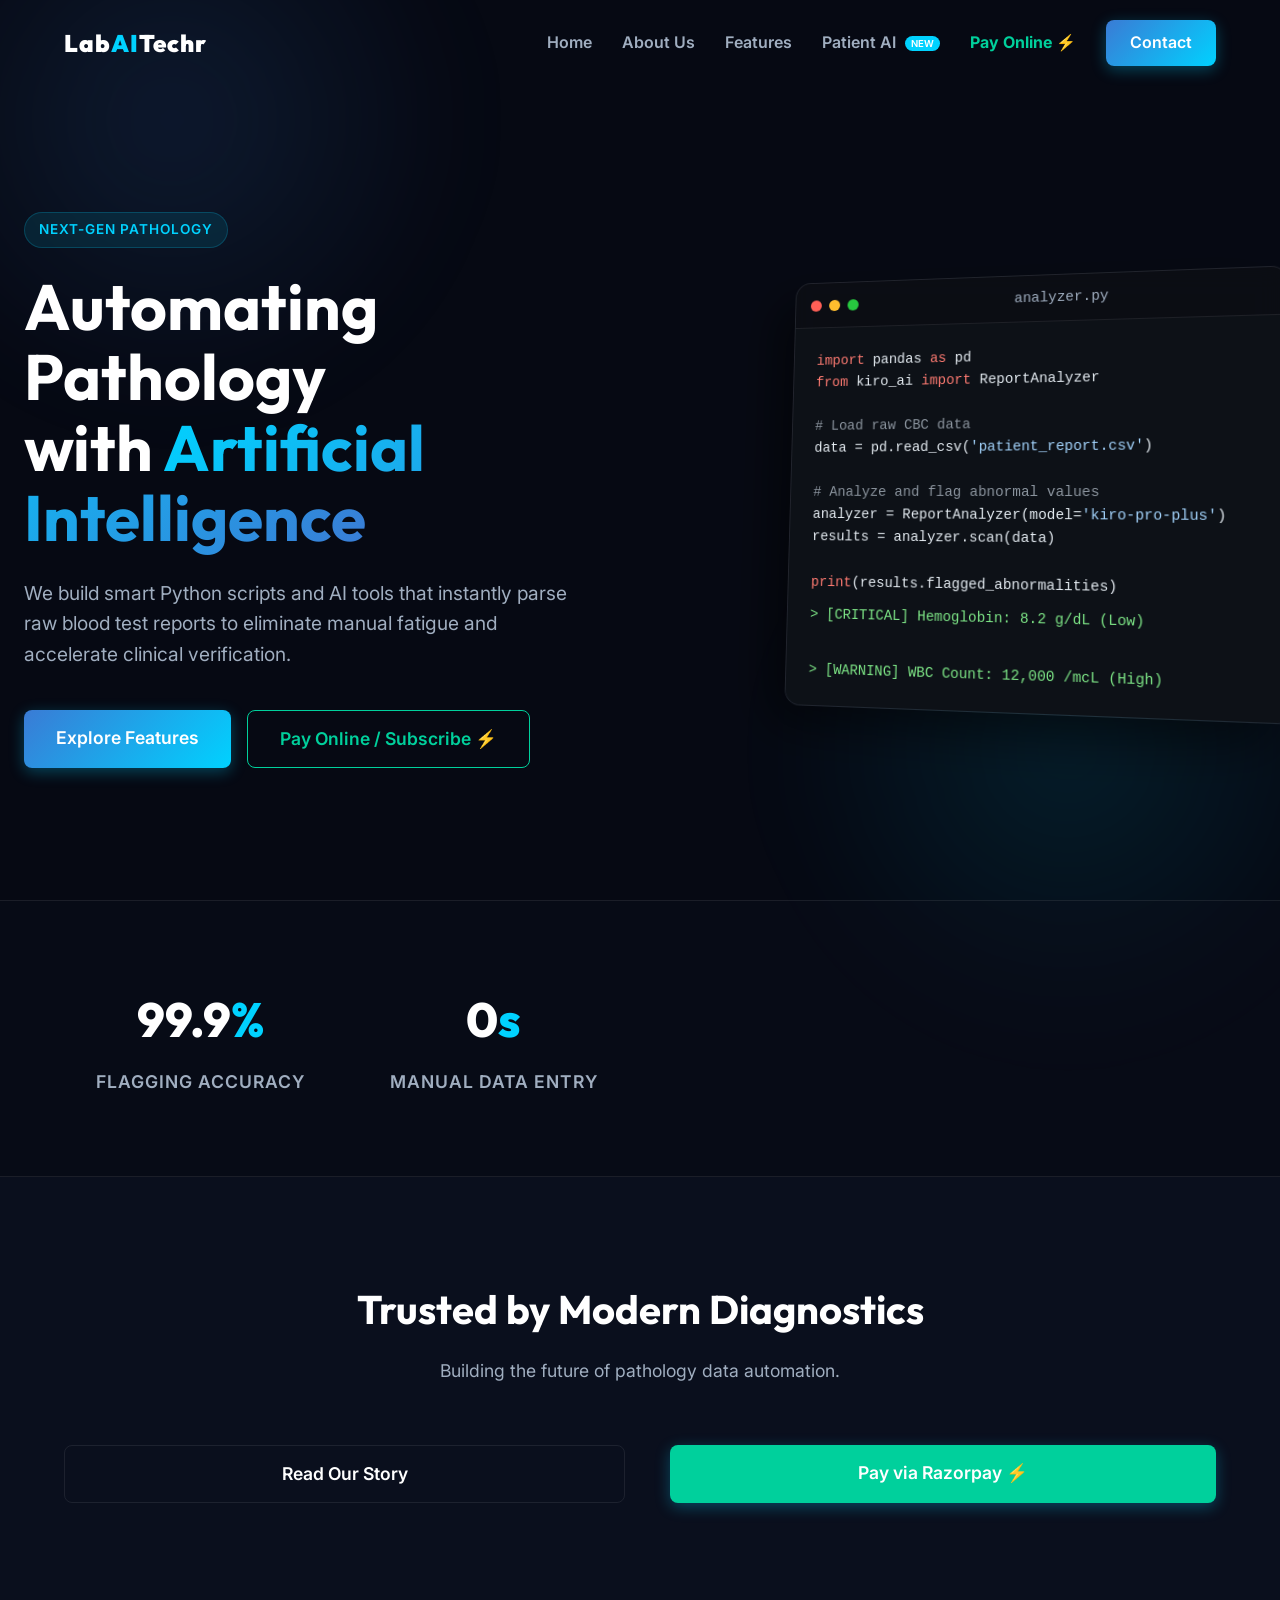
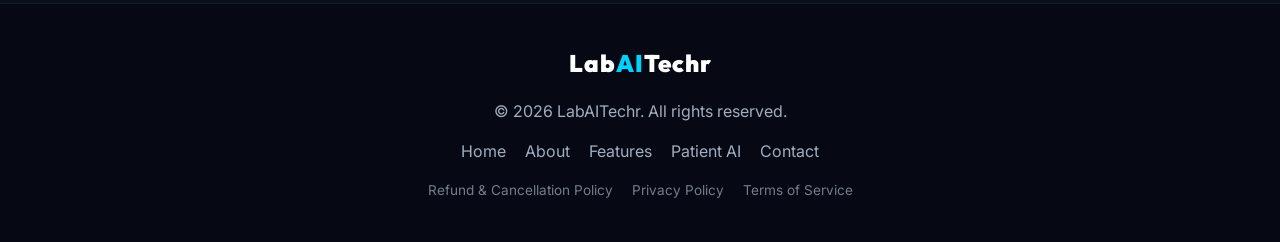
<file: index.html>
<!DOCTYPE html>
<html lang="en">
<head>
    <meta charset="UTF-8">
    <meta name="viewport" content="width=device-width, initial-scale=1.0">
    <meta name="description" content="LabAITechr - Automating Pathology Labs with AI. Smart Lab Report Analyzer to detect abnormal CBC values automatically.">
    <title>LabAITechr | AI-Powered Pathology</title>
    <link rel="preconnect" href="https://fonts.googleapis.com">
    <link rel="preconnect" href="https://fonts.gstatic.com" crossorigin>
    <link href="https://fonts.googleapis.com/css2?family=Inter:wght@300;400;600;800&family=Outfit:wght@400;700;900&display=swap" rel="stylesheet">
    <link rel="stylesheet" href="style.css">
</head>
<body>
    <div class="blob-bg"></div>
    <div class="blob-bg blob-2"></div>
    
    <nav class="navbar">
        <div class="container nav-container">
            <a href="index.html" class="logo" style="text-decoration:none; color:inherit;">Lab<span>AI</span>Techr</a>
            <ul class="nav-links">
                <li><a href="index.html" class="active">Home</a></li>
                <li><a href="about.html">About Us</a></li>
                <li><a href="features.html">Features</a></li>
                <li><a href="patient-ai.html">Patient AI <span style="background:var(--accent); color:white; font-size:0.6rem; padding:2px 6px; border-radius:10px; margin-left:5px; vertical-align:middle;">NEW</span></a></li>
                <li><a href="#" class="trigger-pay-modal" style="color: #00D09C; font-weight: bold;">Pay Online ⚡</a></li>
                <li><a href="contact.html" class="btn-primary">Contact</a></li>
            </ul>
        </div>
    </nav>

    <header class="hero">
        <div class="container hero-content reveal">
            <div class="badge">Next-Gen Pathology</div>
            <h1 class="hero-title">Automating Pathology<br>with <span class="text-gradient">Artificial Intelligence</span></h1>
            <p class="hero-subtitle">We build smart Python scripts and AI tools that instantly parse raw blood test reports to eliminate manual fatigue and accelerate clinical verification.</p>
            <div class="hero-buttons">
                <a href="features.html" class="btn-primary btn-large">Explore Features</a>
                <a href="#" class="btn-secondary btn-large trigger-pay-modal" style="border-color: #00D09C; color: #00D09C;">Pay Online / Subscribe ⚡</a>
            </div>
        </div>
        <div class="hero-image reveal delay-1">
            <div class="glass-card mockup-card">
                <div class="mockup-header">
                    <span class="dot red"></span><span class="dot yellow"></span><span class="dot green"></span>
                    <span class="mockup-title">analyzer.py</span>
                </div>
                <div class="mockup-body">
                    <pre><code><span class="keyword">import</span> pandas <span class="keyword">as</span> pd
<span class="keyword">from</span> kiro_ai <span class="keyword">import</span> ReportAnalyzer

<span class="comment"># Load raw CBC data</span>
data = pd.read_csv(<span class="string">'patient_report.csv'</span>)

<span class="comment"># Analyze and flag abnormal values</span>
analyzer = ReportAnalyzer(model=<span class="string">'kiro-pro-plus'</span>)
results = analyzer.scan(data)

<span class="keyword">print</span>(results.flagged_abnormalities)
<span class="output">> [CRITICAL] Hemoglobin: 8.2 g/dL (Low)</span>
<span class="output">> [WARNING] WBC Count: 12,000 /mcL (High)</span></code></pre>
                </div>
            </div>
        </div>
    </header>

    <section class="stats-section">
        <div class="container">
            <div class="stats-grid reveal delay-1">

                <div class="stat-item">
                    <h3 class="stat-number">99.9<span style="color:var(--accent);">%</span></h3>
                    <p class="stat-label">Flagging Accuracy</p>
                </div>
                <div class="stat-item">
                    <h3 class="stat-number">0<span style="color:var(--accent);">s</span></h3>
                    <p class="stat-label">Manual Data Entry</p>
                </div>
            </div>
        </div>
    </section>

    <section class="section bg-dark">
        <div class="container">
            <div class="section-header reveal">
                <h2 class="section-title">Trusted by Modern Diagnostics</h2>
                <p class="section-desc">Building the future of pathology data automation.</p>
            </div>
            <div class="about-grid" style="text-align: center; margin-top: 40px;">
                 <a href="about.html" class="btn-secondary btn-large">Read Our Story</a>
                 <a href="https://rzp.io/rzp/EGmm321" target="_blank" class="btn-primary btn-large" style="margin-left: 15px; background: #00D09C;">Pay via Razorpay ⚡</a>
            </div>
        </div>
    </section>

    <footer>
        <div class="container footer-content">
            <div class="logo">Lab<span>AI</span>Techr</div>
            <p>&copy; 2026 LabAITechr. All rights reserved.</p>
            <div style="margin-top: 15px; margin-bottom: 15px;">
                <a href="index.html" style="color:var(--text-secondary); margin-right:15px; text-decoration:none;">Home</a>
                <a href="about.html" style="color:var(--text-secondary); margin-right:15px; text-decoration:none;">About</a>
                <a href="features.html" style="color:var(--text-secondary); margin-right:15px; text-decoration:none;">Features</a>
                <a href="patient-ai.html" style="color:var(--text-secondary); margin-right:15px; text-decoration:none;">Patient AI</a>
                <a href="contact.html" style="color:var(--text-secondary); text-decoration:none;">Contact</a>
            </div>
            <div style="font-size: 0.85rem;">
                <a href="refund-policy.html" style="color:var(--text-secondary); margin-right:15px; text-decoration:none; opacity: 0.7;">Refund & Cancellation Policy</a>
                <a href="#" style="color:var(--text-secondary); margin-right:15px; text-decoration:none; opacity: 0.7;">Privacy Policy</a>
                <a href="#" style="color:var(--text-secondary); text-decoration:none; opacity: 0.7;">Terms of Service</a>
            </div>
        </div>
    </footer>

    <!-- Smart Payment Modal -->
    <div id="payModal" class="pay-modal-backdrop">
        <div class="pay-modal-box">
            <button class="pay-modal-close" onclick="closePayModal()">&times;</button>
            <div style="font-size: 2.2rem; margin-bottom: 8px;">💳</div>
            <h3 style="margin-bottom: 6px; font-size: 1.4rem;">Choose Payment Gateway</h3>
            <p style="color: #94a3b8; font-size: 0.9rem;">Select your preferred secure payment method to subscribe or pay</p>
            
            <div class="pay-options-list">
                <a href="https://payments.cashfree.com/forms/labaitechr-pay" target="_blank" class="pay-option-card cf">
                    <div class="pay-option-info">
                        <div class="pay-option-title" style="color: #10b981;">
                            ⚡ Cashfree Payments
                        </div>
                        <div class="pay-option-desc">Instant UPI, QR Code, Cards & Netbanking</div>
                    </div>
                    <div class="pay-option-arrow">➔</div>
                </a>

                <a href="https://rzp.io/rzp/EGmm321" target="_blank" class="pay-option-card rzp">
                    <div class="pay-option-info">
                        <div class="pay-option-title" style="color: #0c83fe;">
                            🛡️ Razorpay Secure
                        </div>
                        <div class="pay-option-desc">Credit/Debit Cards, UPI, EMI & Wallets</div>
                    </div>
                    <div class="pay-option-arrow">➔</div>
                </a>
            </div>

            <p style="font-size: 0.75rem; color: #64748b; margin-top: 20px; margin-bottom: 0;">
                🔒 256-bit SSL Bank-Grade Encryption | 100% Secure
            </p>
        </div>
    </div>

    <script src="script.js"></script>
</body>
</html>
</file>
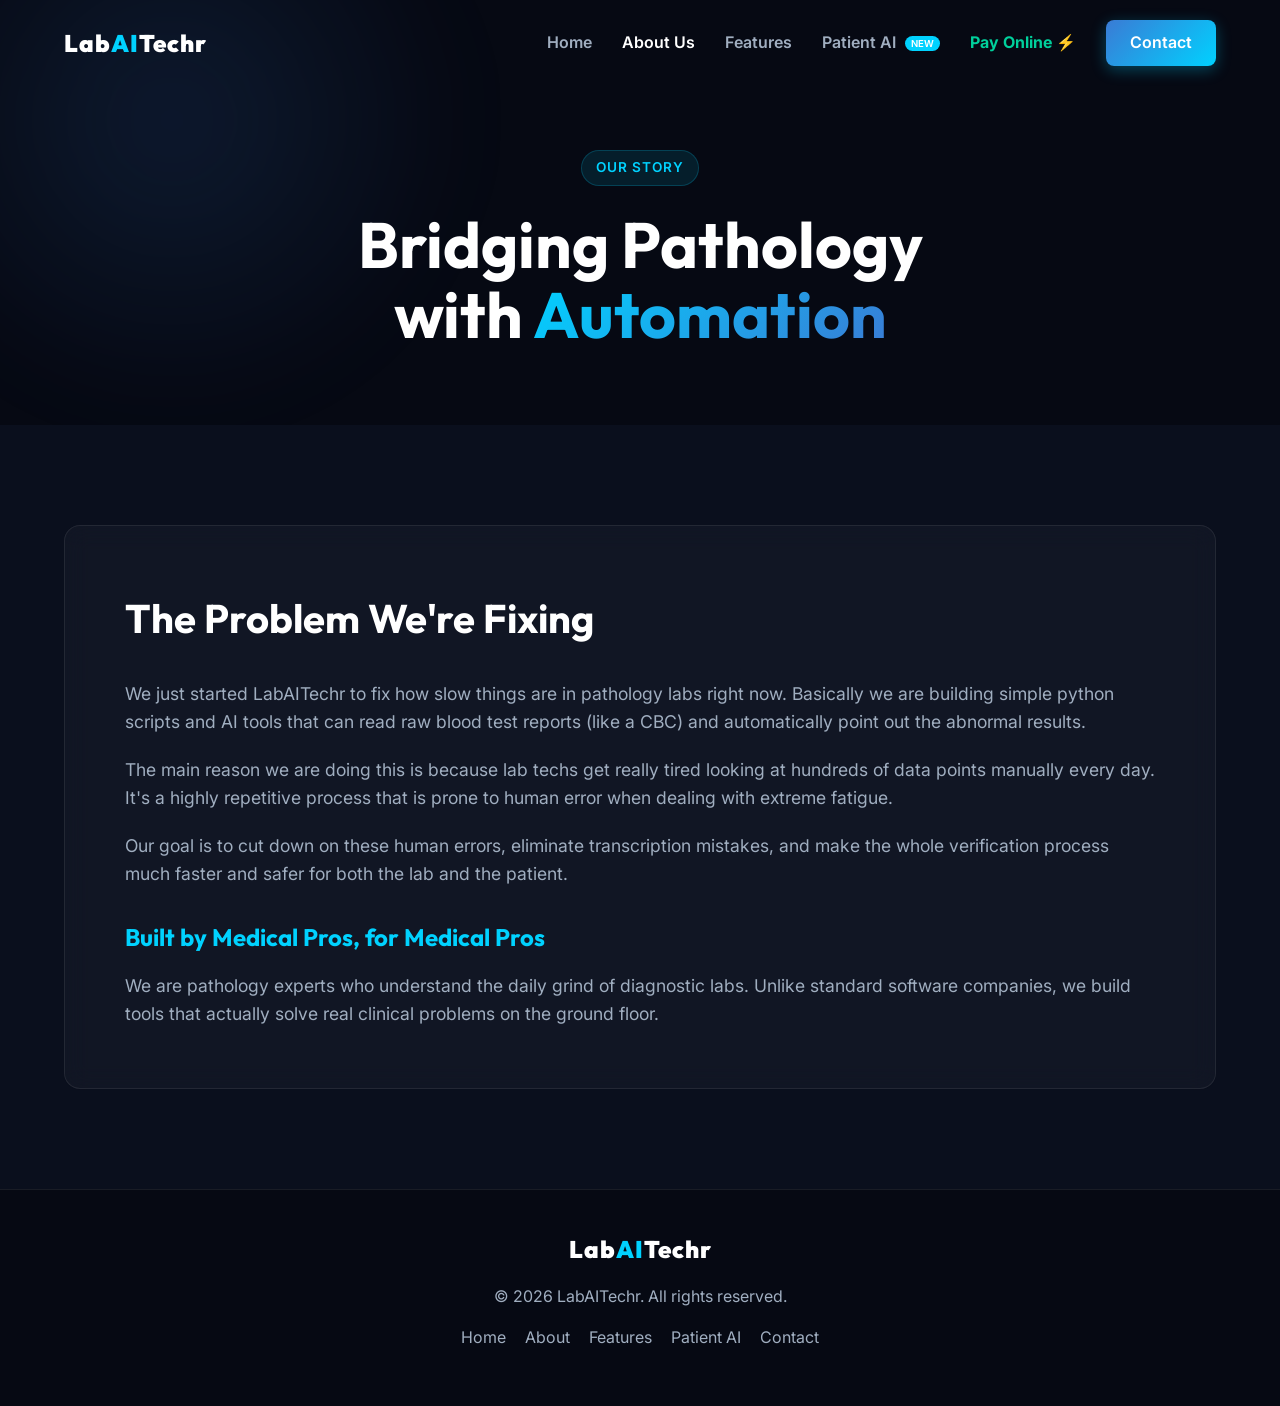
<file: about.html>
<!DOCTYPE html>
<html lang="en">
<head>
    <meta charset="UTF-8">
    <meta name="viewport" content="width=device-width, initial-scale=1.0">
    <title>About Us | LabAITechr</title>
    <link rel="preconnect" href="https://fonts.googleapis.com">
    <link rel="preconnect" href="https://fonts.gstatic.com" crossorigin>
    <link href="https://fonts.googleapis.com/css2?family=Inter:wght@300;400;600;800&family=Outfit:wght@400;700;900&display=swap" rel="stylesheet">
    <link rel="stylesheet" href="style.css">
</head>
<body>
    <div class="blob-bg"></div>
    <div class="blob-bg blob-2"></div>
    
    <nav class="navbar">
        <div class="container nav-container">
            <a href="index.html" class="logo" style="text-decoration:none; color:inherit;">Lab<span>AI</span>Techr</a>
            <ul class="nav-links">
                <li><a href="index.html">Home</a></li>
                <li><a href="about.html" class="active" style="color:var(--text-primary);">About Us</a></li>
                <li><a href="features.html">Features</a></li>
                <li><a href="patient-ai.html">Patient AI <span style="background:var(--accent); color:white; font-size:0.6rem; padding:2px 6px; border-radius:10px; margin-left:5px; vertical-align:middle;">NEW</span></a></li>
                <li><a href="#" class="trigger-pay-modal" style="color: #00D09C; font-weight: bold;">Pay Online ⚡</a></li>
                <li><a href="contact.html" class="btn-primary">Contact</a></li>
            </ul>
        </div>
    </nav>

    <div class="page-header section">
        <div class="container reveal">
            <div class="badge">Our Story</div>
            <h1 class="hero-title">Bridging Pathology<br>with <span class="text-gradient">Automation</span></h1>
        </div>
    </div>

    <section class="section bg-dark">
        <div class="container">
            <div class="about-grid" style="grid-template-columns: 1fr;">
                <div class="glass-card about-card reveal" style="text-align: left; padding: 60px;">
                    <h2 class="section-title" style="margin-bottom: 30px;">The Problem We're Fixing</h2>
                    <p style="font-size: 1.1rem; margin-bottom: 20px;">We just started LabAITechr to fix how slow things are in pathology labs right now. Basically we are building simple python scripts and AI tools that can read raw blood test reports (like a CBC) and automatically point out the abnormal results.</p>
                    <p style="font-size: 1.1rem; margin-bottom: 20px;">The main reason we are doing this is because lab techs get really tired looking at hundreds of data points manually every day. It's a highly repetitive process that is prone to human error when dealing with extreme fatigue.</p>
                    <p style="font-size: 1.1rem; margin-bottom: 30px;">Our goal is to cut down on these human errors, eliminate transcription mistakes, and make the whole verification process much faster and safer for both the lab and the patient.</p>
                    
                    <h3 style="color: var(--accent); margin-bottom: 15px;">Built by Medical Pros, for Medical Pros</h3>
                    <p style="font-size: 1.1rem;">We are pathology experts who understand the daily grind of diagnostic labs. Unlike standard software companies, we build tools that actually solve real clinical problems on the ground floor.</p>
                </div>
            </div>
        </div>
    </section>

    <footer>
        <div class="container footer-content">
            <div class="logo">Lab<span>AI</span>Techr</div>
            <p>&copy; 2026 LabAITechr. All rights reserved.</p>
            <div style="margin-top: 15px; margin-bottom: 15px;">
                <a href="index.html" style="color:var(--text-secondary); margin-right:15px; text-decoration:none;">Home</a>
                <a href="about.html" style="color:var(--text-secondary); margin-right:15px; text-decoration:none;">About</a>
                <a href="features.html" style="color:var(--text-secondary); margin-right:15px; text-decoration:none;">Features</a>
                <a href="patient-ai.html" style="color:var(--text-secondary); margin-right:15px; text-decoration:none;">Patient AI</a>
                <a href="contact.html" style="color:var(--text-secondary); text-decoration:none;">Contact</a>
            </div>
        </div>
    </footer>

    <!-- Smart Payment Modal -->
    <div id="payModal" class="pay-modal-backdrop">
        <div class="pay-modal-box">
            <button class="pay-modal-close" onclick="closePayModal()">&times;</button>
            <div style="font-size: 2.2rem; margin-bottom: 8px;">💳</div>
            <h3 style="margin-bottom: 6px; font-size: 1.4rem;">Choose Payment Gateway</h3>
            <p style="color: #94a3b8; font-size: 0.9rem;">Select your preferred secure payment method to subscribe or pay</p>
            
            <div class="pay-options-list">
                <a href="https://payments.cashfree.com/forms/labaitechr-pay" target="_blank" class="pay-option-card cf">
                    <div class="pay-option-info">
                        <div class="pay-option-title" style="color: #10b981;">
                            ⚡ Cashfree Payments
                        </div>
                        <div class="pay-option-desc">Instant UPI, QR Code, Cards & Netbanking</div>
                    </div>
                    <div class="pay-option-arrow">➔</div>
                </a>

                <a href="https://rzp.io/rzp/EGmm321" target="_blank" class="pay-option-card rzp">
                    <div class="pay-option-info">
                        <div class="pay-option-title" style="color: #0c83fe;">
                            🛡️ Razorpay Secure
                        </div>
                        <div class="pay-option-desc">Credit/Debit Cards, UPI, EMI & Wallets</div>
                    </div>
                    <div class="pay-option-arrow">➔</div>
                </a>
            </div>

            <p style="font-size: 0.75rem; color: #64748b; margin-top: 20px; margin-bottom: 0;">
                🔒 256-bit SSL Bank-Grade Encryption | 100% Secure
            </p>
        </div>
    </div>

    <script src="script.js"></script>
</body>
</html>
</file>
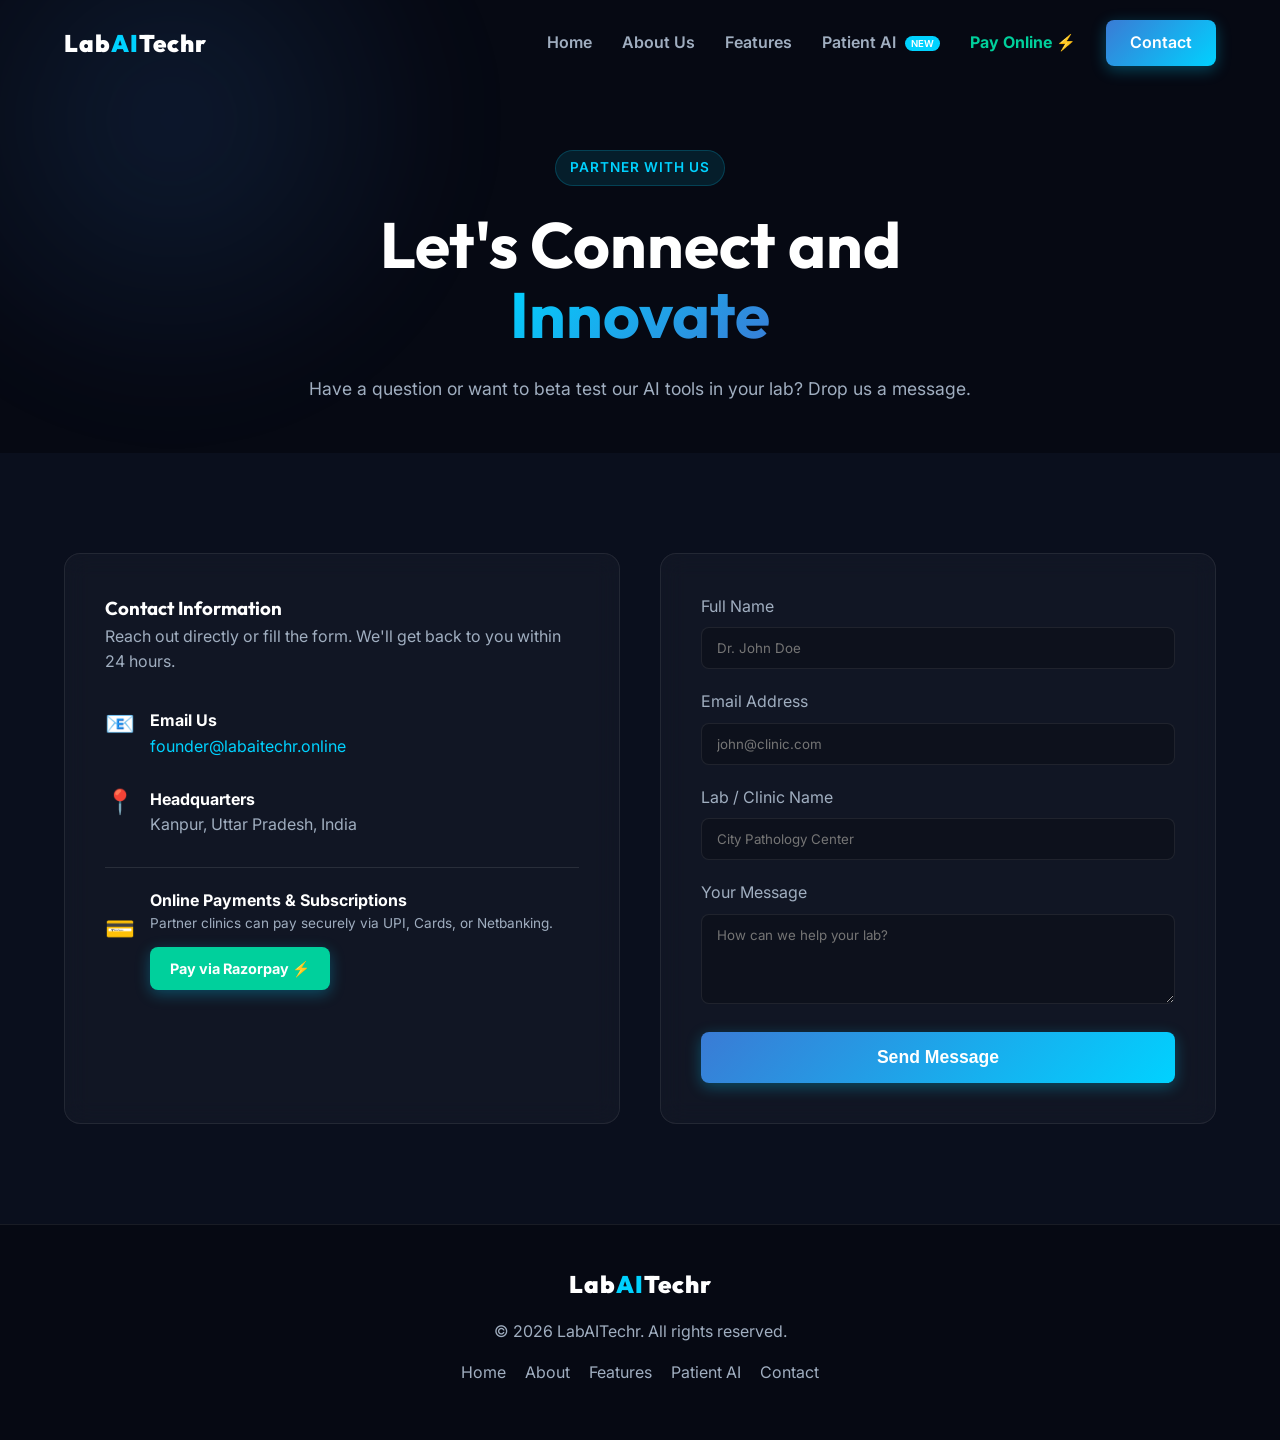
<file: contact.html>
<!DOCTYPE html>
<html lang="en">
<head>
    <meta charset="UTF-8">
    <meta name="viewport" content="width=device-width, initial-scale=1.0">
    <title>Contact Us | LabAITechr</title>
    <link rel="preconnect" href="https://fonts.googleapis.com">
    <link rel="preconnect" href="https://fonts.gstatic.com" crossorigin>
    <link href="https://fonts.googleapis.com/css2?family=Inter:wght@300;400;600;800&family=Outfit:wght@400;700;900&display=swap" rel="stylesheet">
    <link rel="stylesheet" href="style.css">
</head>
<body>
    <div class="blob-bg"></div>
    
    <nav class="navbar">
        <div class="container nav-container">
            <a href="index.html" class="logo" style="text-decoration:none; color:inherit;">Lab<span>AI</span>Techr</a>
            <ul class="nav-links">
                <li><a href="index.html">Home</a></li>
                <li><a href="about.html">About Us</a></li>
                <li><a href="features.html">Features</a></li>
                <li><a href="patient-ai.html">Patient AI <span style="background:var(--accent); color:white; font-size:0.6rem; padding:2px 6px; border-radius:10px; margin-left:5px; vertical-align:middle;">NEW</span></a></li>
                <li><a href="#" class="trigger-pay-modal" style="color: #00D09C; font-weight: bold;">Pay Online ⚡</a></li>
                <li><a href="contact.html" class="btn-primary">Contact</a></li>
            </ul>
        </div>
    </nav>

    <div class="page-header section">
        <div class="container reveal">
            <div class="badge">Partner With Us</div>
            <h1 class="hero-title">Let's Connect and <br><span class="text-gradient">Innovate</span></h1>
            <p class="section-desc">Have a question or want to beta test our AI tools in your lab? Drop us a message.</p>
        </div>
    </div>

    <section class="section bg-dark">
        <div class="container">
            <div class="contact-grid">
                <div class="glass-card contact-info reveal">
                    <h3>Contact Information</h3>
                    <p style="color: var(--text-secondary); margin-bottom: 30px;">Reach out directly or fill the form. We'll get back to you within 24 hours.</p>
                    
                    <div class="info-item">
                        <span class="icon" style="font-size: 1.5rem;">📧</span>
                        <div>
                            <h4>Email Us</h4>
                            <p style="color: var(--accent);">founder@labaitechr.online</p>
                        </div>
                    </div>
                    <div class="info-item" style="margin-top: 20px;">
                        <span class="icon" style="font-size: 1.5rem;">📍</span>
                        <div>
                            <h4>Headquarters</h4>
                            <p style="color: var(--text-secondary);">Kanpur, Uttar Pradesh, India</p>
                        </div>
                    </div>
                    <div class="info-item" style="margin-top: 25px; padding-top: 20px; border-top: 1px solid rgba(255,255,255,0.1);">
                        <span class="icon" style="font-size: 1.5rem;">💳</span>
                        <div>
                            <h4>Online Payments & Subscriptions</h4>
                            <p style="color: var(--text-secondary); font-size: 0.85rem; margin-bottom: 12px;">Partner clinics can pay securely via UPI, Cards, or Netbanking.</p>
                            <a href="https://rzp.io/rzp/EGmm321" target="_blank" class="btn-primary" style="display: inline-block; padding: 10px 20px; font-size: 0.9rem; text-decoration: none; background: #00D09C; color: #000; font-weight: bold;">Pay via Razorpay ⚡</a>
                        </div>
                    </div>
                </div>

                <div class="glass-card contact-form-card reveal delay-1">
                    <form id="contactForm" class="contact-form">
                        <div class="form-group">
                            <label for="name">Full Name</label>
                            <input type="text" id="name" required placeholder="Dr. John Doe">
                        </div>
                        <div class="form-group">
                            <label for="email">Email Address</label>
                            <input type="email" id="email" required placeholder="john@clinic.com">
                        </div>
                        <div class="form-group">
                            <label for="lab">Lab / Clinic Name</label>
                            <input type="text" id="lab" placeholder="City Pathology Center">
                        </div>
                        <div class="form-group">
                            <label for="message">Your Message</label>
                            <textarea id="message" rows="4" required placeholder="How can we help your lab?"></textarea>
                        </div>
                        <button type="submit" class="btn-primary" style="width: 100%; border:none; padding:15px; font-size:1.1rem;">Send Message</button>
                        <div id="formSuccess" class="form-success" style="display:none; color:#27c93f; margin-top:15px; text-align:center; font-weight:600;">
                            Message Sent Successfully! We will contact you soon.
                        </div>
                    </form>
                </div>
            </div>
        </div>
    </section>

    <footer>
        <div class="container footer-content">
            <div class="logo">Lab<span>AI</span>Techr</div>
            <p>&copy; 2026 LabAITechr. All rights reserved.</p>
            <div style="margin-top: 15px; margin-bottom: 15px;">
                <a href="index.html" style="color:var(--text-secondary); margin-right:15px; text-decoration:none;">Home</a>
                <a href="about.html" style="color:var(--text-secondary); margin-right:15px; text-decoration:none;">About</a>
                <a href="features.html" style="color:var(--text-secondary); margin-right:15px; text-decoration:none;">Features</a>
                <a href="patient-ai.html" style="color:var(--text-secondary); margin-right:15px; text-decoration:none;">Patient AI</a>
                <a href="contact.html" style="color:var(--text-secondary); text-decoration:none;">Contact</a>
            </div>
        </div>
    </footer>

    <!-- Smart Payment Modal -->
    <div id="payModal" class="pay-modal-backdrop">
        <div class="pay-modal-box">
            <button class="pay-modal-close" onclick="closePayModal()">&times;</button>
            <div style="font-size: 2.2rem; margin-bottom: 8px;">💳</div>
            <h3 style="margin-bottom: 6px; font-size: 1.4rem;">Choose Payment Gateway</h3>
            <p style="color: #94a3b8; font-size: 0.9rem;">Select your preferred secure payment method to subscribe or pay</p>
            
            <div class="pay-options-list">
                <a href="https://payments.cashfree.com/forms/labaitechr-pay" target="_blank" class="pay-option-card cf">
                    <div class="pay-option-info">
                        <div class="pay-option-title" style="color: #10b981;">
                            ⚡ Cashfree Payments
                        </div>
                        <div class="pay-option-desc">Instant UPI, QR Code, Cards & Netbanking</div>
                    </div>
                    <div class="pay-option-arrow">➔</div>
                </a>

                <a href="https://rzp.io/rzp/EGmm321" target="_blank" class="pay-option-card rzp">
                    <div class="pay-option-info">
                        <div class="pay-option-title" style="color: #0c83fe;">
                            🛡️ Razorpay Secure
                        </div>
                        <div class="pay-option-desc">Credit/Debit Cards, UPI, EMI & Wallets</div>
                    </div>
                    <div class="pay-option-arrow">➔</div>
                </a>
            </div>

            <p style="font-size: 0.75rem; color: #64748b; margin-top: 20px; margin-bottom: 0;">
                🔒 256-bit SSL Bank-Grade Encryption | 100% Secure
            </p>
        </div>
    </div>

    <script src="script.js"></script>
</body>
</html>
</file>
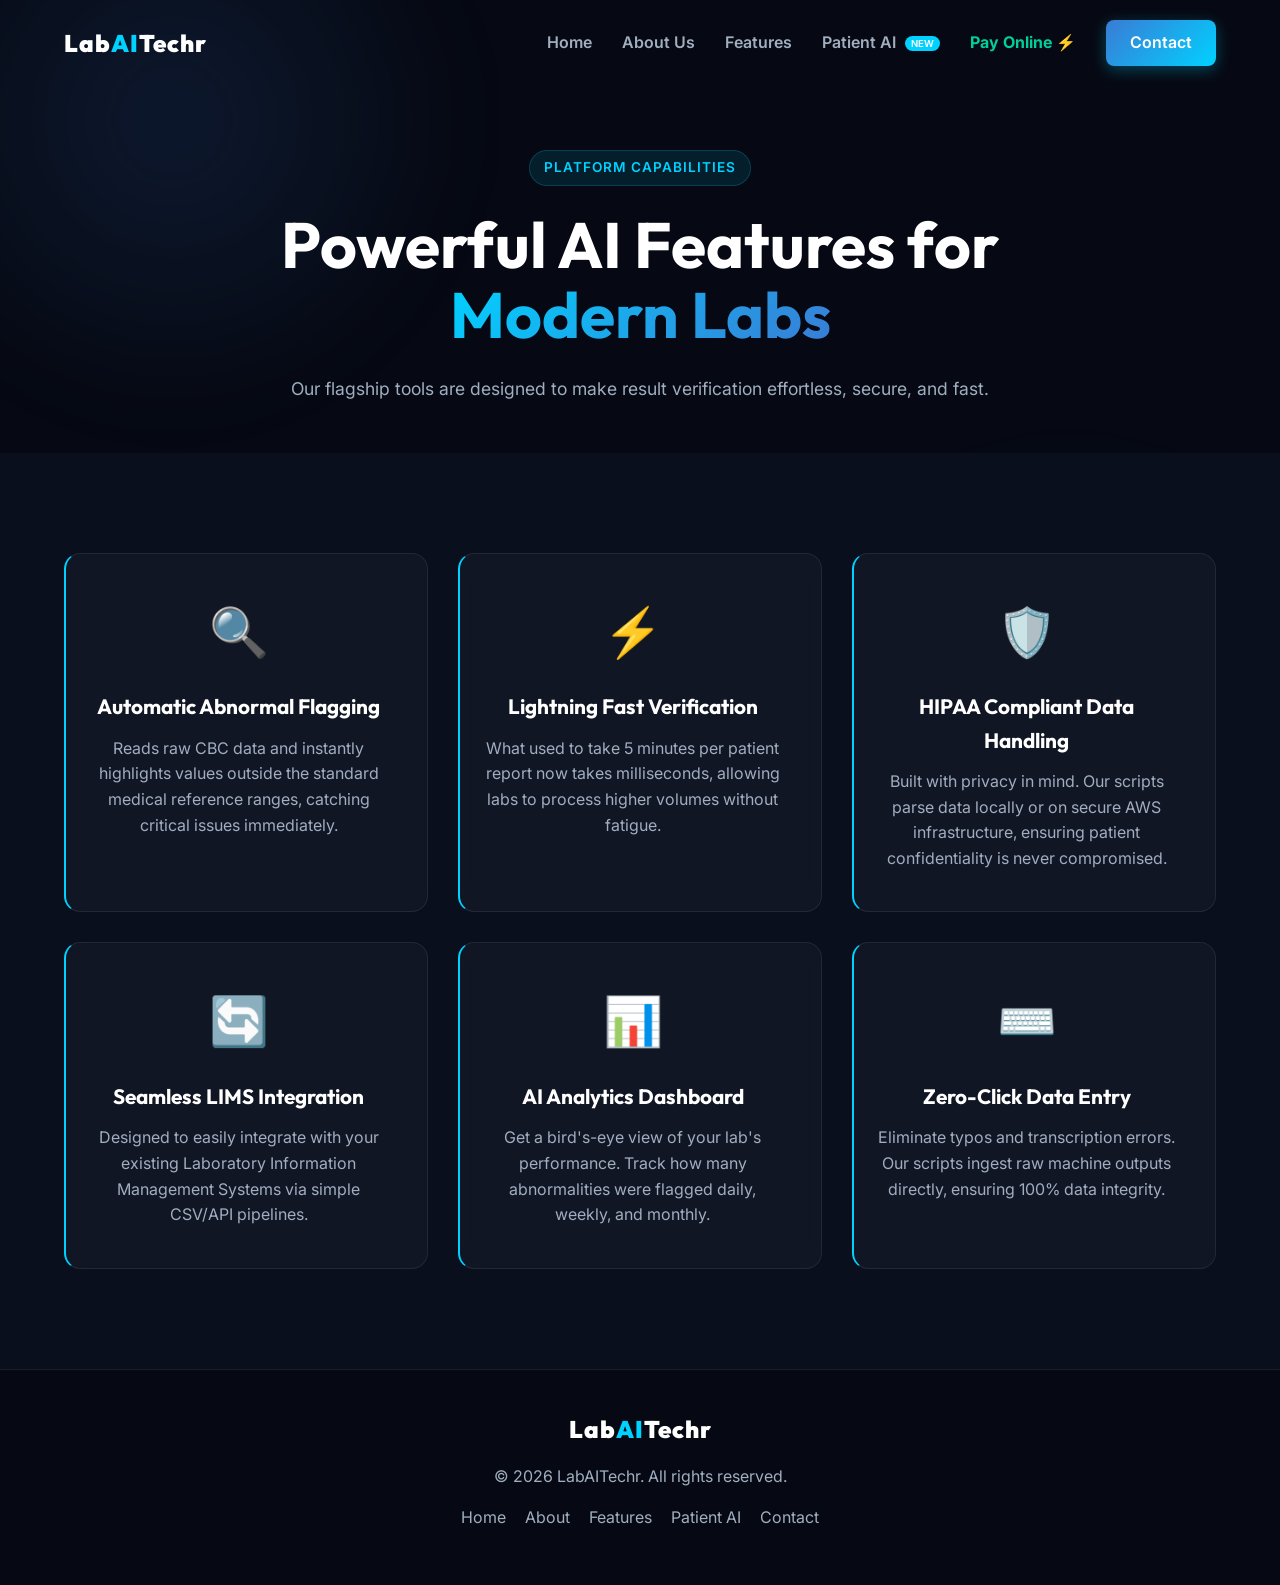
<file: features.html>
<!DOCTYPE html>
<html lang="en">
<head>
    <meta charset="UTF-8">
    <meta name="viewport" content="width=device-width, initial-scale=1.0">
    <title>Features | LabAITechr</title>
    <link rel="preconnect" href="https://fonts.googleapis.com">
    <link rel="preconnect" href="https://fonts.gstatic.com" crossorigin>
    <link href="https://fonts.googleapis.com/css2?family=Inter:wght@300;400;600;800&family=Outfit:wght@400;700;900&display=swap" rel="stylesheet">
    <link rel="stylesheet" href="style.css">
</head>
<body>
    <div class="blob-bg"></div>
    <div class="blob-bg blob-2"></div>
    
    <nav class="navbar">
        <div class="container nav-container">
            <a href="index.html" class="logo" style="text-decoration:none; color:inherit;">Lab<span>AI</span>Techr</a>
            <ul class="nav-links">
                <li><a href="index.html">Home</a></li>
                <li><a href="about.html">About Us</a></li>
                <li><a href="features.html" class="active">Features</a></li>
                <li><a href="patient-ai.html">Patient AI <span style="background:var(--accent); color:white; font-size:0.6rem; padding:2px 6px; border-radius:10px; margin-left:5px; vertical-align:middle;">NEW</span></a></li>
                <li><a href="#" class="trigger-pay-modal" style="color: #00D09C; font-weight: bold;">Pay Online ⚡</a></li>
                <li><a href="contact.html" class="btn-primary">Contact</a></li>
            </ul>
        </div>
    </nav>

    <div class="page-header section">
        <div class="container reveal">
            <div class="badge">Platform Capabilities</div>
            <h1 class="hero-title">Powerful AI Features for<br><span class="text-gradient">Modern Labs</span></h1>
            <p class="section-desc">Our flagship tools are designed to make result verification effortless, secure, and fast.</p>
        </div>
    </div>

    <section class="section bg-dark">
        <div class="container">
            <div class="features-grid">
                <div class="glass-card about-card feature-item reveal">
                    <div class="icon">🔍</div>
                    <div class="feature-content">
                        <h3>Automatic Abnormal Flagging</h3>
                        <p>Reads raw CBC data and instantly highlights values outside the standard medical reference ranges, catching critical issues immediately.</p>
                    </div>
                </div>
                <div class="glass-card about-card feature-item reveal delay-1">
                    <div class="icon">⚡</div>
                    <div class="feature-content">
                        <h3>Lightning Fast Verification</h3>
                        <p>What used to take 5 minutes per patient report now takes milliseconds, allowing labs to process higher volumes without fatigue.</p>
                    </div>
                </div>
                <div class="glass-card about-card feature-item reveal">
                    <div class="icon">🛡️</div>
                    <div class="feature-content">
                        <h3>HIPAA Compliant Data Handling</h3>
                        <p>Built with privacy in mind. Our scripts parse data locally or on secure AWS infrastructure, ensuring patient confidentiality is never compromised.</p>
                    </div>
                </div>
                <div class="glass-card about-card feature-item reveal delay-1">
                    <div class="icon">🔄</div>
                    <div class="feature-content">
                        <h3>Seamless LIMS Integration</h3>
                        <p>Designed to easily integrate with your existing Laboratory Information Management Systems via simple CSV/API pipelines.</p>
                    </div>
                </div>
                <div class="glass-card about-card feature-item reveal">
                    <div class="icon">📊</div>
                    <div class="feature-content">
                        <h3>AI Analytics Dashboard</h3>
                        <p>Get a bird's-eye view of your lab's performance. Track how many abnormalities were flagged daily, weekly, and monthly.</p>
                    </div>
                </div>
                <div class="glass-card about-card feature-item reveal delay-1">
                    <div class="icon">⌨️</div>
                    <div class="feature-content">
                        <h3>Zero-Click Data Entry</h3>
                        <p>Eliminate typos and transcription errors. Our scripts ingest raw machine outputs directly, ensuring 100% data integrity.</p>
                    </div>
                </div>
            </div>
        </div>
    </section>

    <footer>
        <div class="container footer-content">
            <div class="logo">Lab<span>AI</span>Techr</div>
            <p>&copy; 2026 LabAITechr. All rights reserved.</p>
            <div style="margin-top: 15px; margin-bottom: 15px;">
                <a href="index.html" style="color:var(--text-secondary); margin-right:15px; text-decoration:none;">Home</a>
                <a href="about.html" style="color:var(--text-secondary); margin-right:15px; text-decoration:none;">About</a>
                <a href="features.html" style="color:var(--text-secondary); margin-right:15px; text-decoration:none;">Features</a>
                <a href="patient-ai.html" style="color:var(--text-secondary); margin-right:15px; text-decoration:none;">Patient AI</a>
                <a href="contact.html" style="color:var(--text-secondary); text-decoration:none;">Contact</a>
            </div>
        </div>
    </footer>

    <!-- Smart Payment Modal -->
    <div id="payModal" class="pay-modal-backdrop">
        <div class="pay-modal-box">
            <button class="pay-modal-close" onclick="closePayModal()">&times;</button>
            <div style="font-size: 2.2rem; margin-bottom: 8px;">💳</div>
            <h3 style="margin-bottom: 6px; font-size: 1.4rem;">Choose Payment Gateway</h3>
            <p style="color: #94a3b8; font-size: 0.9rem;">Select your preferred secure payment method to subscribe or pay</p>
            
            <div class="pay-options-list">
                <a href="https://payments.cashfree.com/forms/labaitechr-pay" target="_blank" class="pay-option-card cf">
                    <div class="pay-option-info">
                        <div class="pay-option-title" style="color: #10b981;">
                            ⚡ Cashfree Payments
                        </div>
                        <div class="pay-option-desc">Instant UPI, QR Code, Cards & Netbanking</div>
                    </div>
                    <div class="pay-option-arrow">➔</div>
                </a>

                <a href="https://rzp.io/rzp/EGmm321" target="_blank" class="pay-option-card rzp">
                    <div class="pay-option-info">
                        <div class="pay-option-title" style="color: #0c83fe;">
                            🛡️ Razorpay Secure
                        </div>
                        <div class="pay-option-desc">Credit/Debit Cards, UPI, EMI & Wallets</div>
                    </div>
                    <div class="pay-option-arrow">➔</div>
                </a>
            </div>

            <p style="font-size: 0.75rem; color: #64748b; margin-top: 20px; margin-bottom: 0;">
                🔒 256-bit SSL Bank-Grade Encryption | 100% Secure
            </p>
        </div>
    </div>

    <script src="script.js"></script>
</body>
</html>
</file>
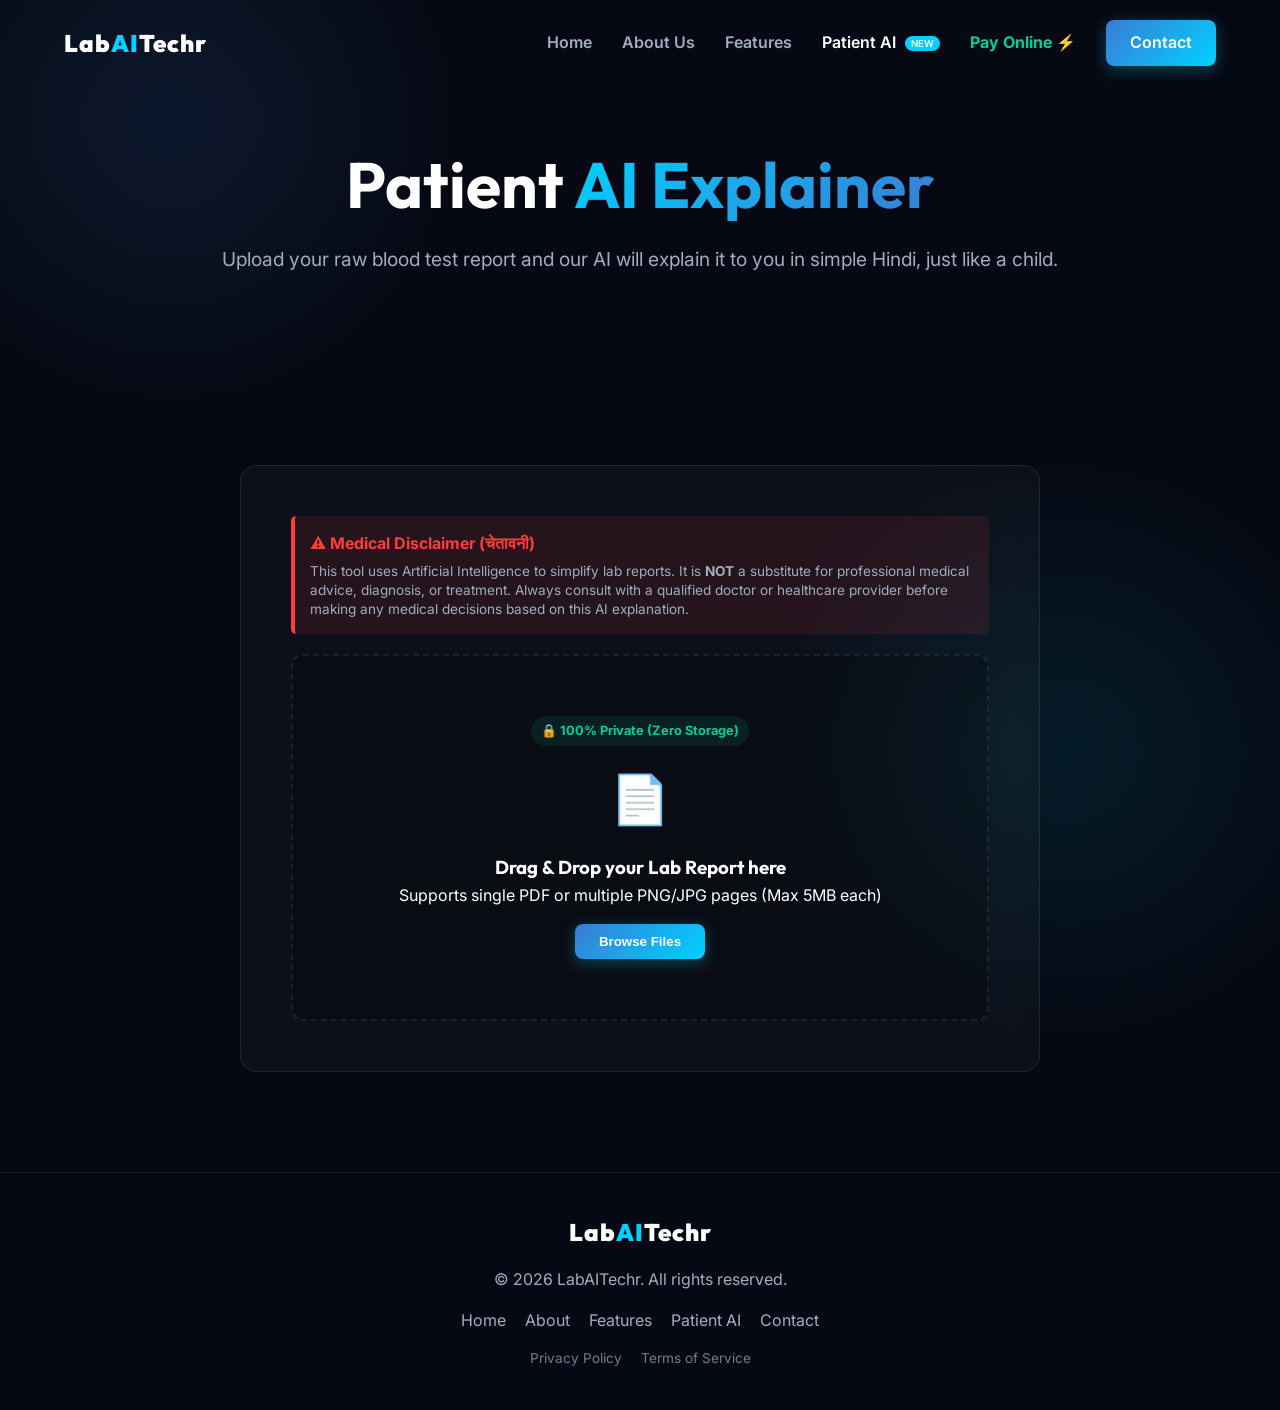
<file: patient-ai.html>
<!DOCTYPE html>
<html lang="en">
<head>
    <meta charset="UTF-8">
    <meta name="viewport" content="width=device-width, initial-scale=1.0">
    <title>Patient AI Explainer | LabAITechr</title>
    <link rel="preconnect" href="https://fonts.googleapis.com">
    <link rel="preconnect" href="https://fonts.gstatic.com" crossorigin>
    <link href="https://fonts.googleapis.com/css2?family=Inter:wght@300;400;600;800&family=Outfit:wght@400;700;900&display=swap" rel="stylesheet">
    <link rel="stylesheet" href="style.css">
</head>
<body>
    <div class="blob-bg"></div>
    <div class="blob-bg blob-2"></div>
    
    <nav class="navbar">
        <div class="container nav-container">
            <a href="index.html" class="logo" style="text-decoration:none; color:inherit;">Lab<span>AI</span>Techr</a>
            <ul class="nav-links">
                <li><a href="index.html">Home</a></li>
                <li><a href="about.html">About Us</a></li>
                <li><a href="features.html">Features</a></li>
                <li><a href="patient-ai.html" class="active" style="color:var(--text-primary);">Patient AI <span style="background:var(--accent); color:white; font-size:0.6rem; padding:2px 6px; border-radius:10px; margin-left:5px; vertical-align:middle;">NEW</span></a></li>
                <li><a href="https://rzp.io/rzp/EGmm321" target="_blank" style="color: #00D09C; font-weight: bold;">Pay Online ⚡</a></li>
                <li><a href="contact.html" class="btn-primary">Contact</a></li>
            </ul>
        </div>
    </nav>

    <header class="page-header reveal">
        <div class="container">
            <h1 class="hero-title">Patient <span class="text-gradient">AI Explainer</span></h1>
            <p class="hero-subtitle">Upload your raw blood test report and our AI will explain it to you in simple Hindi, just like a child.</p>
        </div>
    </header>

    <section class="section">
        <div class="container">
            <div class="glass-card ai-explainer-container reveal delay-1">
                
                <!-- Medical Disclaimer -->
                <div style="background: rgba(255, 60, 60, 0.1); border-left: 4px solid #ff3c3c; padding: 15px; margin-bottom: 20px; border-radius: 5px;">
                    <h4 style="color: #ff3c3c; margin: 0 0 5px 0;">⚠️ Medical Disclaimer (चेतावनी)</h4>
                    <p style="font-size: 0.85rem; color: var(--text-secondary); margin: 0; line-height: 1.4;">This tool uses Artificial Intelligence to simplify lab reports. It is <strong>NOT</strong> a substitute for professional medical advice, diagnosis, or treatment. Always consult with a qualified doctor or healthcare provider before making any medical decisions based on this AI explanation.</p>
                </div>
                
                <!-- Upload Area -->
                <div class="upload-zone" id="uploadZone">
                    <div style="background: rgba(0, 208, 156, 0.1); color: #00D09C; padding: 5px 10px; border-radius: 20px; font-size: 0.8rem; font-weight: bold; display: inline-block; margin-bottom: 15px;">
                        🔒 100% Private (Zero Storage)
                    </div>
                    <div class="upload-icon">📄</div>
                    <h3>Drag & Drop your Lab Report here</h3>
                    <p>Supports single PDF or multiple PNG/JPG pages (Max 5MB each)</p>
                    <button class="btn-primary" style="margin-top: 15px;" id="browseBtn">Browse Files</button>
                    <input type="file" id="fileInput" style="display: none;" accept=".pdf, image/*" multiple>
                    
                    <!-- Selected Files List & Analyze Button (Hidden by default) -->
                    <div id="selectedFilesArea" style="display: none; margin-top: 20px; text-align: left; background: var(--bg-card); padding: 15px; border-radius: 8px;">
                        <h4 style="margin: 0 0 10px 0; font-size: 0.95rem;">Selected Pages:</h4>
                        <ul id="fileList" style="list-style: none; padding: 0; margin: 0 0 15px 0; font-size: 0.85rem; color: var(--text-secondary);"></ul>
                        <button class="btn-primary" style="width: 100%; background: #00D09C;" id="startAnalyzeBtn">✨ Analyze Now</button>
                    </div>
                </div>

                <!-- Premium Modal (Hidden) -->
                <div id="premiumModal" style="display: none; position: fixed; top: 0; left: 0; width: 100%; height: 100%; background: rgba(0,0,0,0.8); z-index: 9999; justify-content: center; align-items: center;">
                    <div style="background: var(--bg-card); padding: 30px; border-radius: 10px; max-width: 400px; text-align: center; border: 1px solid var(--border-color);">
                        <h3 style="color: #ff3c3c;">Daily Limit Reached</h3>
                        <p style="color: var(--text-secondary); margin: 15px 0;">You have used your 1 free AI report analysis for today. To analyze more reports, please subscribe to our Premium Plan.</p>
                        <a href="https://rzp.io/rzp/EGmm321" target="_blank" class="btn-primary" style="display: block; width: 100%; margin-bottom: 10px;">Upgrade to Premium</a>
                        <button onclick="document.getElementById('premiumModal').style.display='none'" class="btn-secondary" style="width: 100%;">Close</button>
                    </div>
                </div>

                <!-- Loading State -->
                <div class="loading-state" id="loadingState" style="display: none;">
                    <div class="spinner"></div>
                    <p>LabAITechr AI is analyzing your report...</p>
                </div>

                <!-- Result Area -->
                <div class="result-state" id="resultState" style="display: none;">
                    <div class="result-header">
                        <h3><span class="dot green"></span> AI Explanation Ready</h3>
                        <button class="btn-primary tts-btn" id="ttsBtn">
                            🔊 Bolkar Sunao (Listen)
                        </button>
                    </div>
                    <div class="result-card">
                        <p id="hindiText" style="font-size: 1.1rem; line-height: 1.8; color: var(--text-primary);">
                            नमस्ते! मैंने आपकी ब्लड रिपोर्ट पढ़ ली है। चिंता की कोई बात नहीं है, बस एक छोटी सी चीज़ है:<br><br>
                            आपकी रिपोर्ट में <strong>हीमोग्लोबिन (Hemoglobin)</strong> थोड़ा कम है। नॉर्मल 12 से 15 होना चाहिए, लेकिन आपका 10 है। इसका मतलब है कि आपके शरीर में खून की थोड़ी कमी है, जिसकी वजह से आपको जल्दी थकान महसूस हो सकती है या सुस्ती लग सकती है。<br><br>
                            <strong>आपको क्या करना चाहिए?</strong><br>
                            आप अपनी डाइट में आयरन वाली चीजें बढ़ाएं। जैसे पालक, चुकंदर (Beetroot), अनार, और सेब खाएं। अगर थकान ज्यादा हो, तो अपने डॉक्टर से मिलकर कोई आयरन की गोली ले सकते हैं। बाकी सब कुछ एकदम नॉर्मल है!
                        </p>
                    </div>
                    <button class="btn-secondary" style="margin-top: 20px; width: 100%;" id="resetBtn">Analyze Another Report</button>
                </div>
            </div>
        </div>
    </section>

    <footer>
        <div class="container footer-content">
            <div class="logo">Lab<span>AI</span>Techr</div>
            <p>&copy; 2026 LabAITechr. All rights reserved.</p>
            <div style="margin-top: 15px; margin-bottom: 15px;">
                <a href="index.html" style="color:var(--text-secondary); margin-right:15px; text-decoration:none;">Home</a>
                <a href="about.html" style="color:var(--text-secondary); margin-right:15px; text-decoration:none;">About</a>
                <a href="features.html" style="color:var(--text-secondary); margin-right:15px; text-decoration:none;">Features</a>
                <a href="patient-ai.html" style="color:var(--text-secondary); margin-right:15px; text-decoration:none;">Patient AI</a>
                <a href="contact.html" style="color:var(--text-secondary); text-decoration:none;">Contact</a>
            </div>
            <div style="font-size: 0.85rem;">
                <a href="#" style="color:var(--text-secondary); margin-right:15px; text-decoration:none; opacity: 0.7;">Privacy Policy</a>
                <a href="#" style="color:var(--text-secondary); text-decoration:none; opacity: 0.7;">Terms of Service</a>
            </div>
        </div>
    </footer>

    <script src="script.js"></script>
</body>
</html>
</file>
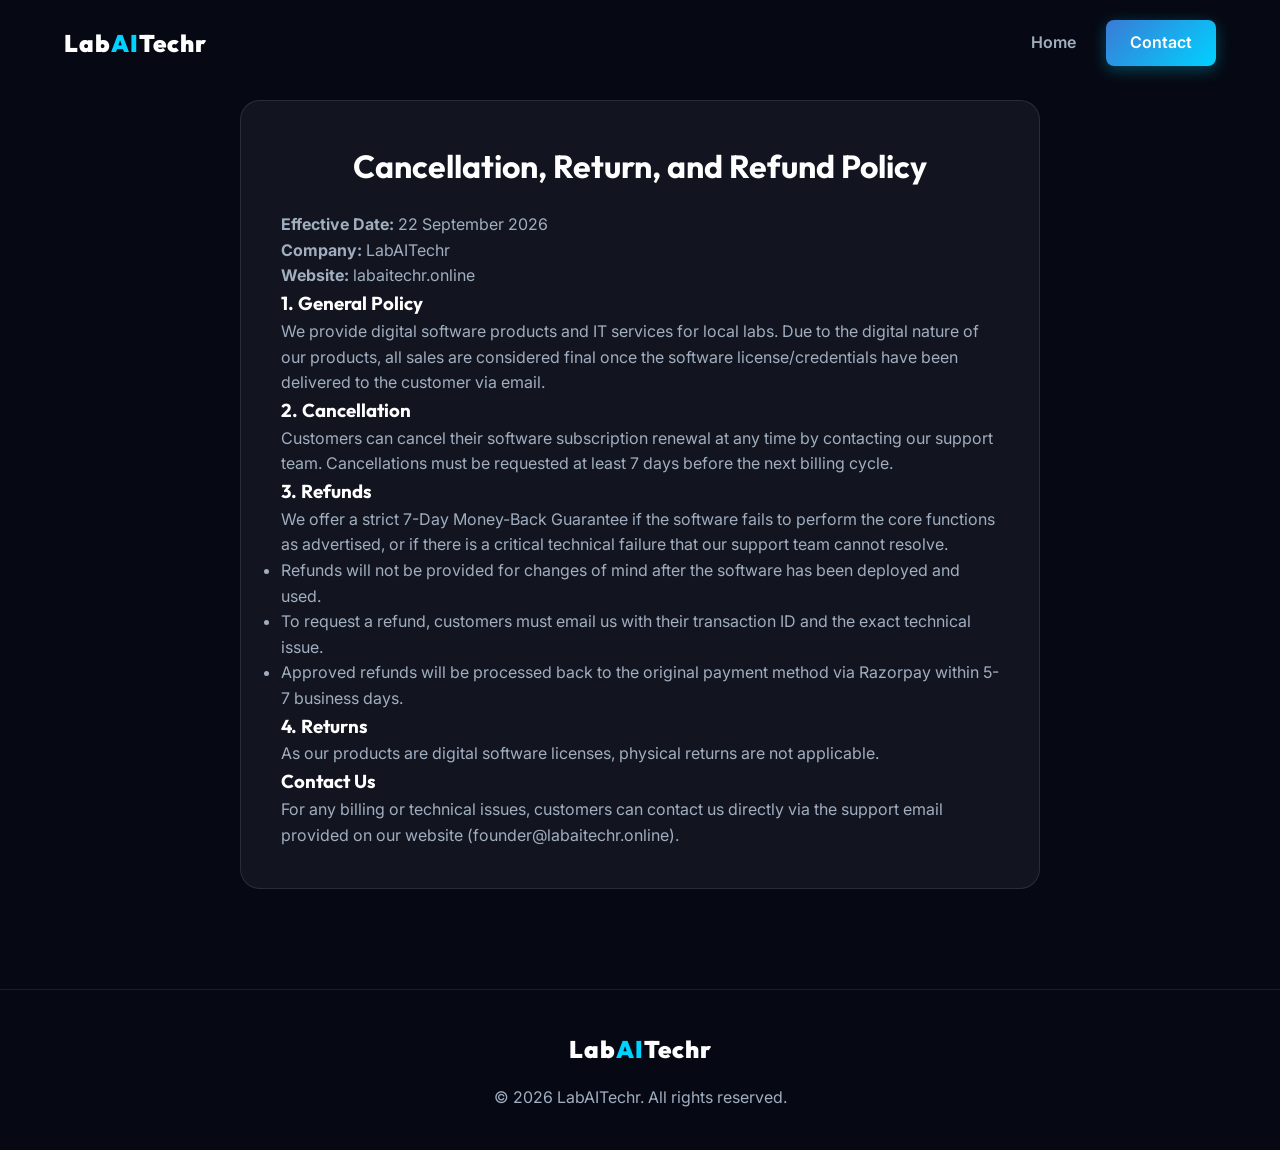
<file: refund-policy.html>
<!DOCTYPE html>
<html lang="en">
<head>
    <meta charset="UTF-8">
    <meta name="viewport" content="width=device-width, initial-scale=1.0">
    <title>Cancellation and Refund Policy - LabAITechr</title>
    <link rel="preconnect" href="https://fonts.googleapis.com">
    <link rel="preconnect" href="https://fonts.gstatic.com" crossorigin>
    <link href="https://fonts.googleapis.com/css2?family=Inter:wght@300;400;600;800&family=Outfit:wght@400;700;900&display=swap" rel="stylesheet">
    <link rel="stylesheet" href="style.css">
    <style>
        .policy-container {
            max-width: 800px;
            margin: 100px auto;
            padding: 40px;
            background: rgba(255, 255, 255, 0.05);
            border-radius: 20px;
            border: 1px solid rgba(255, 255, 255, 0.1);
        }
        .policy-container h1, .policy-container h3 {
            color: var(--text-primary);
        }
        .policy-container p, .policy-container li {
            color: var(--text-secondary);
            line-height: 1.6;
        }
    </style>
</head>
<body>
    <nav class="navbar">
        <div class="container nav-container">
            <a href="index.html" class="logo" style="text-decoration:none; color:inherit;">Lab<span>AI</span>Techr</a>
            <ul class="nav-links">
                <li><a href="index.html">Home</a></li>
                <li><a href="contact.html" class="btn-primary">Contact</a></li>
            </ul>
        </div>
    </nav>

    <div class="container policy-container">
        <h1 style="text-align: center; margin-bottom: 20px;">Cancellation, Return, and Refund Policy</h1>
        
        <p><strong>Effective Date:</strong> 22 September 2026<br>
        <strong>Company:</strong> LabAITechr<br>
        <strong>Website:</strong> labaitechr.online</p>

        <h3>1. General Policy</h3>
        <p>We provide digital software products and IT services for local labs. Due to the digital nature of our products, all sales are considered final once the software license/credentials have been delivered to the customer via email.</p>

        <h3>2. Cancellation</h3>
        <p>Customers can cancel their software subscription renewal at any time by contacting our support team. Cancellations must be requested at least 7 days before the next billing cycle.</p>

        <h3>3. Refunds</h3>
        <p>We offer a strict 7-Day Money-Back Guarantee if the software fails to perform the core functions as advertised, or if there is a critical technical failure that our support team cannot resolve.</p>
        <ul>
            <li>Refunds will not be provided for changes of mind after the software has been deployed and used.</li>
            <li>To request a refund, customers must email us with their transaction ID and the exact technical issue.</li>
            <li>Approved refunds will be processed back to the original payment method via Razorpay within 5-7 business days.</li>
        </ul>

        <h3>4. Returns</h3>
        <p>As our products are digital software licenses, physical returns are not applicable.</p>

        <h3>Contact Us</h3>
        <p>For any billing or technical issues, customers can contact us directly via the support email provided on our website (founder@labaitechr.online).</p>
    </div>

    <footer>
        <div class="container footer-content">
            <div class="logo">Lab<span>AI</span>Techr</div>
            <p>&copy; 2026 LabAITechr. All rights reserved.</p>
        </div>
    </footer>
</body>
</html>
</file>
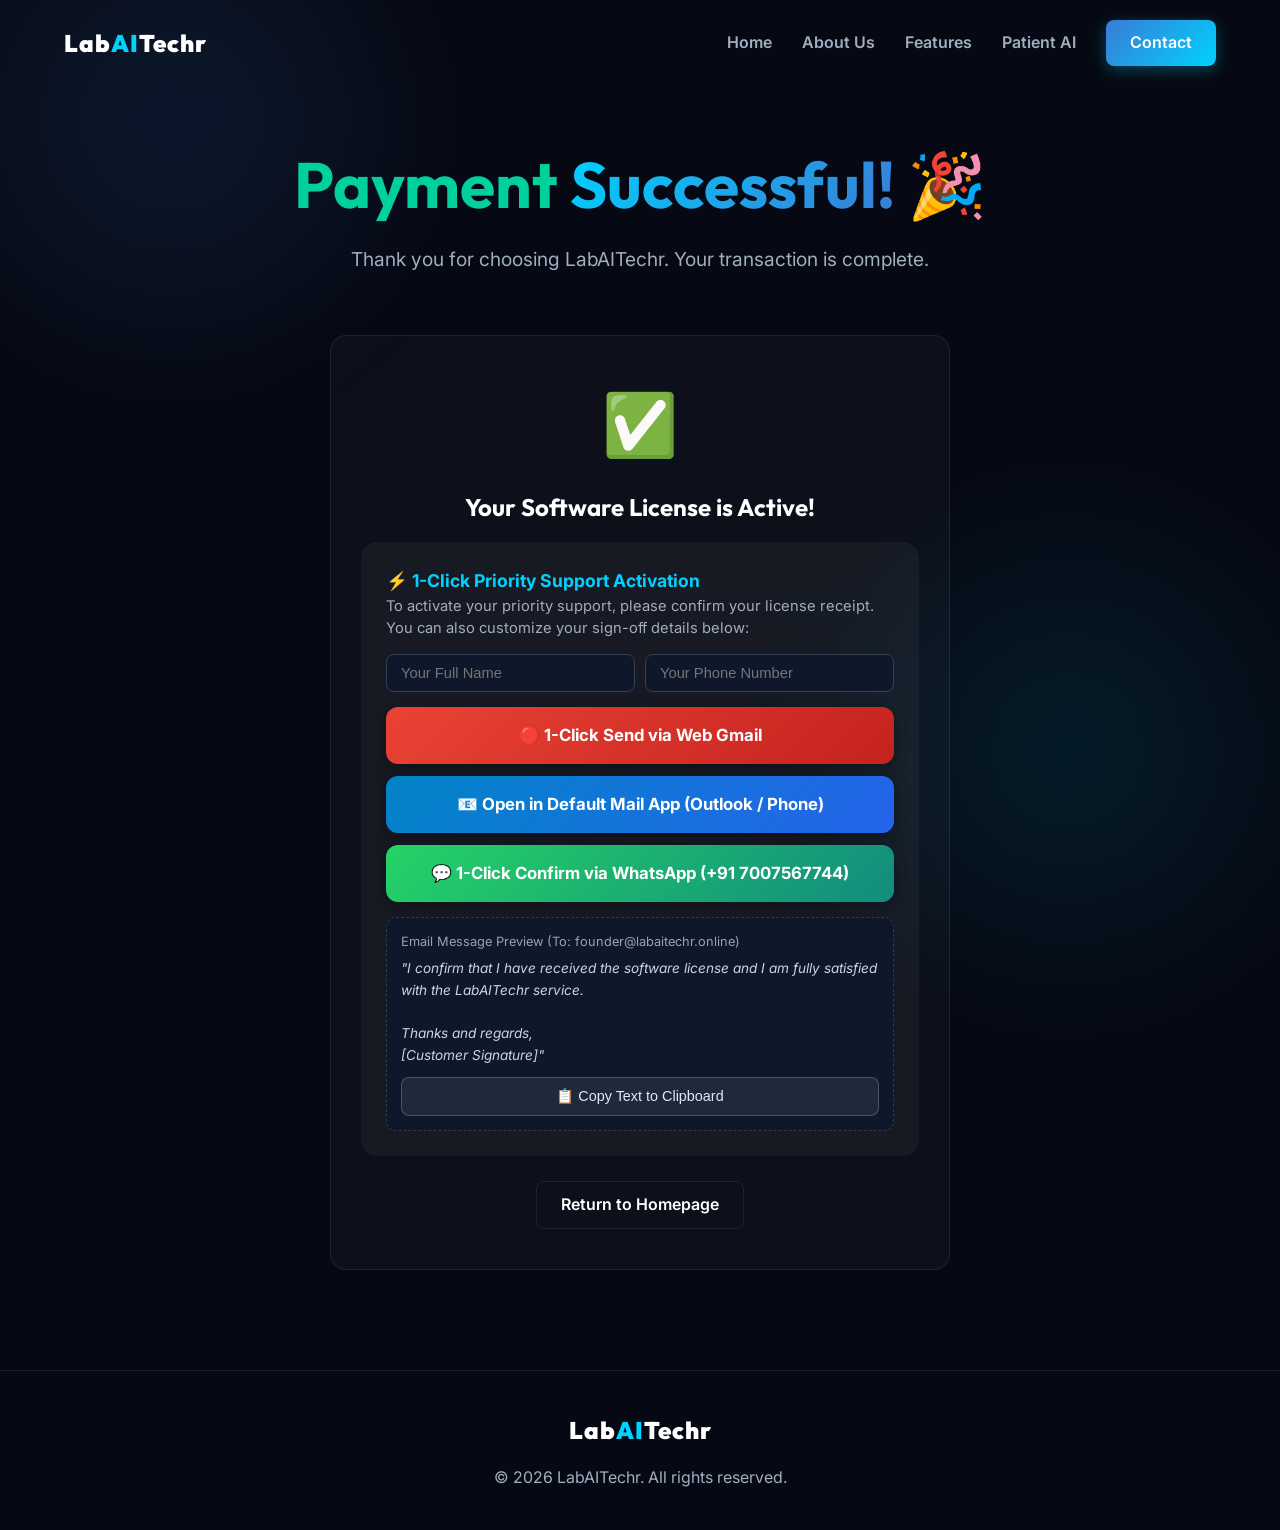
<file: success.html>
<!DOCTYPE html>
<html lang="en">
<head>
    <meta charset="UTF-8">
    <meta name="viewport" content="width=device-width, initial-scale=1.0">
    <title>Payment Successful | LabAITechr</title>
    <link rel="preconnect" href="https://fonts.googleapis.com">
    <link rel="preconnect" href="https://fonts.gstatic.com" crossorigin>
    <link href="https://fonts.googleapis.com/css2?family=Inter:wght@300;400;600;800&family=Outfit:wght@400;700;900&display=swap" rel="stylesheet">
    <link rel="stylesheet" href="style.css">
    <style>
        .confirm-btn {
            display: flex;
            align-items: center;
            justify-content: center;
            gap: 12px;
            width: 100%;
            padding: 15px;
            border-radius: 12px;
            font-size: 1.05rem;
            font-weight: 700;
            text-decoration: none;
            color: #fff;
            margin-bottom: 12px;
            transition: all 0.2s ease;
            box-shadow: 0 4px 15px rgba(0,0,0,0.3);
            border: none;
            cursor: pointer;
        }
        .confirm-btn:hover {
            transform: translateY(-2px);
            filter: brightness(1.1);
        }
        .btn-gmail {
            background: linear-gradient(135deg, #ea4335, #c5221f);
        }
        .btn-email-app {
            background: linear-gradient(135deg, #0284c7, #2563eb);
        }
        .btn-whatsapp-confirm {
            background: linear-gradient(135deg, #25D366, #128C7E);
        }
        .btn-copy {
            background: #1e293b;
            border: 1px solid rgba(255,255,255,0.2);
            color: #e2e8f0;
            padding: 10px 16px;
            border-radius: 8px;
            font-size: 0.9rem;
            cursor: pointer;
            transition: all 0.2s;
            width: 100%;
            margin-top: 10px;
        }
        .btn-copy:hover {
            background: #334155;
            color: #fff;
        }
        .info-input-box {
            display: flex;
            gap: 10px;
            margin-bottom: 15px;
        }
        .info-input {
            flex: 1;
            padding: 10px 14px;
            background: #0f172a;
            border: 1px solid #334155;
            border-radius: 8px;
            color: #fff;
            font-size: 0.92rem;
            outline: none;
        }
        .info-input:focus {
            border-color: #38bdf8;
        }
    </style>
</head>
<body>
    <div class="blob-bg"></div>
    <div class="blob-bg blob-2"></div>
    
    <nav class="navbar">
        <div class="container nav-container">
            <a href="index.html" class="logo" style="text-decoration:none; color:inherit;">Lab<span>AI</span>Techr</a>
            <ul class="nav-links">
                <li><a href="index.html">Home</a></li>
                <li><a href="about.html">About Us</a></li>
                <li><a href="features.html">Features</a></li>
                <li><a href="patient-ai.html">Patient AI</a></li>
                <li><a href="contact.html" class="btn-primary">Contact</a></li>
            </ul>
        </div>
    </nav>

    <header class="page-header" style="padding-bottom: 20px;">
        <div class="container">
            <h1 class="hero-title" style="color: #00D09C;">Payment <span class="text-gradient">Successful!</span> 🎉</h1>
            <p class="hero-subtitle">Thank you for choosing LabAITechr. Your transaction is complete.</p>
        </div>
    </header>

    <section class="section" style="padding-top: 0;">
        <div class="container">
            <div class="glass-card" style="max-width: 620px; margin: 0 auto; text-align: center; padding: 40px 30px;">
                
                <div style="font-size: 3.8rem; margin-bottom: 15px;">✅</div>
                <h3 style="margin-bottom: 15px; font-size: 1.5rem;">Your Software License is Active!</h3>
                
                <div style="background: rgba(255,255,255,0.04); border: 1px solid var(--border-color); padding: 25px; border-radius: 16px; text-align: left; margin-bottom: 25px;">
                    <h4 style="color: var(--accent); margin-top: 0; font-size: 1.1rem; display: flex; align-items: center; gap: 8px;">
                        ⚡ 1-Click Priority Support Activation
                    </h4>
                    <p style="color: var(--text-secondary); font-size: 0.92rem; margin-bottom: 15px; line-height: 1.5;">
                        To activate your priority support, please confirm your license receipt. You can also customize your sign-off details below:
                    </p>

                    <!-- Auto-populated or Editable Name & Phone -->
                    <div class="info-input-box">
                        <input type="text" id="custName" class="info-input" placeholder="Your Full Name" oninput="updateLinks()">
                        <input type="text" id="custPhone" class="info-input" placeholder="Your Phone Number" oninput="updateLinks()">
                    </div>

                    <!-- Option 1: Direct Web Gmail (Desktop Browser Best Choice) -->
                    <a id="gmailWebBtn" href="#" target="_blank" class="confirm-btn btn-gmail">
                        🔴 1-Click Send via Web Gmail
                    </a>

                    <!-- Option 2: Default Mail App (Outlook / Phone App) -->
                    <a id="emailAppBtn" href="#" class="confirm-btn btn-email-app">
                        📧 Open in Default Mail App (Outlook / Phone)
                    </a>

                    <!-- Option 3: WhatsApp Web / App -->
                    <a id="whatsappConfirmBtn" href="#" target="_blank" class="confirm-btn btn-whatsapp-confirm">
                        💬 1-Click Confirm via WhatsApp (+91 7007567744)
                    </a>

                    <!-- Message Preview & Copy -->
                    <div style="background: #0f172a; border-radius: 10px; padding: 14px; margin-top: 15px; border: 1px dashed rgba(255,255,255,0.15);">
                        <div style="display:flex; justify-content:space-between; align-items:center; margin-bottom:6px;">
                            <span style="font-size:0.8rem; color:#94a3b8;">Email Message Preview (To: founder@labaitechr.online)</span>
                        </div>
                        <p id="msgPreview" style="margin: 0; color: #cbd5e1; font-size: 0.85rem; font-style: italic; white-space: pre-line;">
                        </p>
                        <button id="copyBtn" class="btn-copy" onclick="copyConfirmMsg()">📋 Copy Text to Clipboard</button>
                    </div>
                </div>

                <a href="index.html" class="btn-secondary" style="display: inline-block; padding: 10px 24px; border-radius: 8px;">Return to Homepage</a>
            </div>
        </div>
    </section>

    <footer>
        <div class="container footer-content">
            <div class="logo">Lab<span>AI</span>Techr</div>
            <p>&copy; 2026 LabAITechr. All rights reserved.</p>
        </div>
    </footer>

    <script>
        const emailTo = "founder@labaitechr.online";
        const whatsappNumber = "917007567744";
        const subject = "Software License Receipt & Service Confirmation - LabAITechr";

        // Read URL Parameters from Cashfree / Razorpay redirect
        const urlParams = new URLSearchParams(window.location.search);
        const urlName = urlParams.get('name') || urlParams.get('customer_name') || urlParams.get('payer_name') || '';
        const urlPhone = urlParams.get('phone') || urlParams.get('customer_phone') || urlParams.get('contact') || '';

        const nameInput = document.getElementById('custName');
        const phoneInput = document.getElementById('custPhone');

        if(urlName) nameInput.value = urlName;
        if(urlPhone) phoneInput.value = urlPhone;

        function getFullMessage() {
            let baseMsg = "I confirm that I have received the software license and I am fully satisfied with the LabAITechr service.\n\nThanks and regards,";
            const name = nameInput.value.trim();
            const phone = phoneInput.value.trim();

            if (name) baseMsg += `\n${name}`;
            if (phone) baseMsg += `\n${phone}`;
            if (!name && !phone) baseMsg += `\n[Customer Signature]`;

            return baseMsg;
        }

        function updateLinks() {
            const fullMsg = getFullMessage();
            document.getElementById('msgPreview').innerText = `"${fullMsg}"`;

            // 1. Direct Web Gmail in Chrome/Edge Tab
            const gmailWebUrl = `https://mail.google.com/mail/?view=cm&fs=1&to=${encodeURIComponent(emailTo)}&su=${encodeURIComponent(subject)}&body=${encodeURIComponent(fullMsg)}`;
            document.getElementById('gmailWebBtn').setAttribute('href', gmailWebUrl);

            // 2. Default System Mail Client (Outlook / Windows Mail)
            const mailtoLink = `mailto:${emailTo}?subject=${encodeURIComponent(subject)}&body=${encodeURIComponent(fullMsg)}`;
            document.getElementById('emailAppBtn').setAttribute('href', mailtoLink);

            // 3. WhatsApp (Web on PC or App on Phone)
            const whatsappLink = `https://wa.me/${whatsappNumber}?text=${encodeURIComponent(fullMsg)}`;
            document.getElementById('whatsappConfirmBtn').setAttribute('href', whatsappLink);
        }

        function copyConfirmMsg() {
            const fullMsg = getFullMessage();
            const btn = document.getElementById('copyBtn');
            navigator.clipboard.writeText(fullMsg).then(() => {
                const old = btn.innerText;
                btn.innerText = "✅ Copied to Clipboard!";
                btn.style.background = "#059669";
                setTimeout(() => {
                    btn.innerText = old;
                    btn.style.background = "";
                }, 2500);
            });
        }

        // Initialize on page load
        updateLinks();
    </script>
</body>
</html>
</file>
<file: style.css>
:root {
    --bg-main: #060913;
    --bg-secondary: #0a0f1d;
    --text-primary: #ffffff;
    --text-secondary: #a0aec0;
    --accent: #00d2ff;
    --accent-secondary: #3a7bd5;
    --glass-bg: rgba(255, 255, 255, 0.03);
    --glass-border: rgba(255, 255, 255, 0.08);
}

* {
    margin: 0;
    padding: 0;
    box-sizing: border-box;
}

body {
    font-family: 'Inter', sans-serif;
    background-color: var(--bg-main);
    color: var(--text-primary);
    line-height: 1.6;
    overflow-x: hidden;
}

h1, h2, h3, .logo {
    font-family: 'Outfit', sans-serif;
}

.container {
    max-width: 1200px;
    margin: 0 auto;
    padding: 0 24px;
}

/* Blobs Background */
.blob-bg {
    position: fixed;
    top: -20%;
    left: -10%;
    width: 600px;
    height: 600px;
    background: radial-gradient(circle, rgba(58,123,213,0.15) 0%, rgba(0,0,0,0) 70%);
    border-radius: 50%;
    z-index: -1;
    filter: blur(40px);
}
.blob-bg.blob-2 {
    top: 50%;
    left: 60%;
    background: radial-gradient(circle, rgba(0,210,255,0.1) 0%, rgba(0,0,0,0) 70%);
}

/* Glassmorphism */
.glass-card {
    background: var(--glass-bg);
    backdrop-filter: blur(12px);
    -webkit-backdrop-filter: blur(12px);
    border: 1px solid var(--glass-border);
    border-radius: 16px;
}

/* Navbar */
.navbar {
    position: fixed;
    top: 0;
    width: 100%;
    padding: 20px 0;
    z-index: 100;
    transition: all 0.3s ease;
}
.navbar.scrolled {
    background: rgba(6, 9, 19, 0.8);
    backdrop-filter: blur(10px);
    padding: 15px 0;
    border-bottom: 1px solid var(--glass-border);
}
.nav-container {
    display: flex;
    justify-content: space-between;
    align-items: center;
}
.logo {
    font-size: 1.5rem;
    font-weight: 900;
    letter-spacing: 1px;
}
.logo span {
    color: var(--accent);
}
.nav-links {
    list-style: none;
    display: flex;
    align-items: center;
    gap: 30px;
}
.nav-links a {
    color: var(--text-secondary);
    text-decoration: none;
    font-weight: 600;
    transition: color 0.3s ease;
}
.nav-links a:hover {
    color: var(--text-primary);
}

/* Buttons */
.btn-primary, .btn-secondary {
    display: inline-block;
    padding: 10px 24px;
    border-radius: 8px;
    text-decoration: none;
    font-weight: 600;
    transition: all 0.3s ease;
    cursor: pointer;
}
.btn-primary {
    background: linear-gradient(135deg, var(--accent-secondary), var(--accent));
    color: white !important;
    border: none;
    box-shadow: 0 4px 15px rgba(0, 210, 255, 0.3);
}
.btn-primary:hover {
    transform: translateY(-2px);
    box-shadow: 0 6px 20px rgba(0, 210, 255, 0.4);
}
.btn-secondary {
    background: transparent;
    color: var(--text-primary);
    border: 1px solid var(--glass-border);
}
.btn-secondary:hover {
    background: rgba(255,255,255,0.05);
    border-color: rgba(255,255,255,0.2);
}
.btn-large {
    padding: 14px 32px;
    font-size: 1.1rem;
}

/* Hero Section */
.hero {
    min-height: 100vh;
    display: flex;
    align-items: center;
    justify-content: space-between;
    padding-top: 80px;
}
.hero-content {
    flex: 1;
    max-width: 600px;
}
.badge {
    display: inline-block;
    padding: 6px 14px;
    background: rgba(0, 210, 255, 0.1);
    color: var(--accent);
    border: 1px solid rgba(0, 210, 255, 0.2);
    border-radius: 20px;
    font-size: 0.85rem;
    font-weight: 600;
    margin-bottom: 24px;
    text-transform: uppercase;
    letter-spacing: 1px;
}
.hero-title {
    font-size: 4rem;
    line-height: 1.1;
    margin-bottom: 24px;
}
.text-gradient {
    background: linear-gradient(135deg, #fff, var(--text-secondary));
    -webkit-background-clip: text;
    -webkit-text-fill-color: transparent;
}
.hero-title span {
    background: linear-gradient(135deg, var(--accent), var(--accent-secondary));
    -webkit-background-clip: text;
    -webkit-text-fill-color: transparent;
}
.hero-subtitle {
    font-size: 1.2rem;
    color: var(--text-secondary);
    margin-bottom: 40px;
}
.hero-buttons {
    display: flex;
    gap: 16px;
}

/* Mockup Card */
.hero-image {
    flex: 1;
    display: flex;
    justify-content: flex-end;
    perspective: 1000px;
}
.mockup-card {
    width: 100%;
    max-width: 500px;
    transform: rotateY(-10deg) rotateX(5deg);
    box-shadow: -20px 20px 50px rgba(0,0,0,0.5);
    overflow: hidden;
}
.mockup-header {
    background: rgba(0,0,0,0.3);
    padding: 12px 16px;
    display: flex;
    align-items: center;
    border-bottom: 1px solid var(--glass-border);
}
.dot {
    width: 12px;
    height: 12px;
    border-radius: 50%;
    margin-right: 8px;
}
.dot.red { background: #ff5f56; }
.dot.yellow { background: #ffbd2e; }
.dot.green { background: #27c93f; }
.mockup-title {
    margin-left: auto;
    margin-right: auto;
    font-family: monospace;
    color: var(--text-secondary);
    font-size: 0.9rem;
}
.mockup-body {
    padding: 24px;
    background: #0d1117;
}
pre {
    font-family: 'Fira Code', monospace;
    font-size: 0.9rem;
    color: #e6edf3;
    overflow-x: hidden;
}
.keyword { color: #ff7b72; }
.string { color: #a5d6ff; }
.comment { color: #8b949e; }
.output { color: #7ee787; display: block; margin-top: 10px; }

/* Sections */
.section {
    padding: 100px 0;
}
.bg-dark {
    background-color: var(--bg-secondary);
}
.section-header {
    text-align: center;
    max-width: 700px;
    margin: 0 auto 60px;
}
.section-title {
    font-size: 2.5rem;
    margin-bottom: 16px;
}
.section-desc {
    color: var(--text-secondary);
    font-size: 1.1rem;
}

/* About Grid */
.about-grid {
    display: grid;
    grid-template-columns: repeat(auto-fit, minmax(300px, 1fr));
    gap: 30px;
}
.about-card {
    padding: 40px;
    text-align: center;
    transition: transform 0.3s ease;
}
.about-card:hover {
    transform: translateY(-5px);
}
.icon {
    font-size: 3rem;
    margin-bottom: 20px;
}
.about-card h3 {
    font-size: 1.5rem;
    margin-bottom: 16px;
}
.about-card p {
    color: var(--text-secondary);
}

/* Features Grid */
.features-grid {
    display: grid;
    grid-template-columns: repeat(auto-fit, minmax(300px, 1fr));
    gap: 30px;
}
.feature-item {
    border-left: 2px solid var(--accent);
    padding-left: 24px;
}
.feature-content h3 {
    font-size: 1.3rem;
    margin-bottom: 12px;
}
.feature-content p {
    color: var(--text-secondary);
}

/* CTA */
.cta-card {
    padding: 60px;
    text-align: center;
    background: linear-gradient(135deg, rgba(6, 9, 19, 0.9), rgba(10, 15, 29, 0.9));
}
.cta-card h2 {
    font-size: 2.5rem;
    margin-bottom: 16px;
}
.cta-card p {
    color: var(--text-secondary);
    margin-bottom: 30px;
    font-size: 1.1rem;
}

/* Footer */
footer {
    padding: 40px 0;
    border-top: 1px solid var(--glass-border);
    text-align: center;
}
.footer-content p {
    color: var(--text-secondary);
    margin-top: 16px;
}

/* Animations (Reveal on scroll) */
.reveal {
    opacity: 0;
    transform: translateY(30px);
    transition: all 0.8s cubic-bezier(0.5, 0, 0, 1);
}
.reveal.active {
    opacity: 1;
    transform: translateY(0);
}
.delay-1 { transition-delay: 0.2s; }

/* Stats Section */
.stats-section {
    padding: 60px 0;
    border-top: 1px solid var(--glass-border);
    border-bottom: 1px solid var(--glass-border);
    background: rgba(10, 15, 29, 0.4);
}
.stats-grid {
    display: grid;
    grid-template-columns: repeat(4, 1fr);
    gap: 20px;
    text-align: center;
}
.stat-item {
    padding: 20px;
}
.stat-number {
    font-size: 3rem;
    font-weight: 800;
    margin-bottom: 10px;
}
.stat-label {
    color: var(--text-secondary);
    font-size: 1.1rem;
    font-weight: 600;
    text-transform: uppercase;
    letter-spacing: 1px;
}
@media (max-width: 900px) {
    .stats-grid {
        grid-template-columns: repeat(2, 1fr);
    }
    .stat-number { font-size: 2.2rem; }
}
@media (max-width: 500px) {
    .stats-grid {
        grid-template-columns: 1fr;
    }
}



/* Responsive */
@media (max-width: 900px) {
    .hero {
        flex-direction: column;
        padding-top: 120px;
        text-align: center;
    }
    .hero-content {
        margin-bottom: 60px;
    }
    .hero-buttons {
        justify-content: center;
    }
    .mockup-card {
        transform: rotateY(0) rotateX(0);
    }
    .nav-links {
        display: none;
    }
}

/* Page Headers */
.page-header {
    text-align: center;
    padding-top: 150px;
    padding-bottom: 50px;
}

/* Contact Page Grid */
.contact-grid {
    display: grid;
    grid-template-columns: 1fr 1fr;
    gap: 40px;
}
@media (max-width: 900px) {
    .contact-grid {
        grid-template-columns: 1fr;
    }
}
.contact-info {
    padding: 40px;
}
.info-item {
    display: flex;
    align-items: center;
    gap: 15px;
}
.contact-form-card {
    padding: 40px;
}
.form-group {
    margin-bottom: 20px;
}
.form-group label {
    display: block;
    margin-bottom: 8px;
    color: var(--text-secondary);
}
.form-group input, .form-group textarea {
    width: 100%;
    padding: 12px 15px;
    background: rgba(0,0,0,0.2);
    border: 1px solid var(--glass-border);
    border-radius: 8px;
    color: var(--text-primary);
    font-family: 'Inter', sans-serif;
    outline: none;
    transition: border-color 0.3s;
}
.form-group input:focus, .form-group textarea:focus {
    border-color: var(--accent);
}

/* Patient AI Explainer Styles */
.ai-explainer-container {
    padding: 50px;
    max-width: 800px;
    margin: 0 auto;
}
.upload-zone {
    border: 2px dashed var(--glass-border);
    border-radius: 12px;
    padding: 60px 20px;
    text-align: center;
    background: rgba(0,0,0,0.2);
    cursor: pointer;
    transition: all 0.3s ease;
}
.upload-zone:hover, .upload-zone.dragover {
    border-color: var(--accent);
    background: rgba(0, 210, 255, 0.05);
}
.upload-icon {
    font-size: 3rem;
    margin-bottom: 15px;
}
.loading-state {
    text-align: center;
    padding: 40px;
}
.spinner {
    width: 50px;
    height: 50px;
    border: 3px solid rgba(0, 210, 255, 0.3);
    border-radius: 50%;
    border-top-color: var(--accent);
    animation: spin 1s ease-in-out infinite;
    margin: 0 auto 20px;
}
@keyframes spin {
    to { transform: rotate(360deg); }
}
.result-header {
    display: flex;
    justify-content: space-between;
    align-items: center;
    margin-bottom: 20px;
}
.result-card {
    background: rgba(255, 255, 255, 0.05);
    border: 1px solid var(--glass-border);
    border-radius: 12px;
    padding: 30px;
}
.tts-btn {
    background: linear-gradient(135deg, #ff9900, #ff5e00);
    box-shadow: 0 4px 15px rgba(255, 153, 0, 0.3);
}
.tts-btn:hover {
    box-shadow: 0 6px 20px rgba(255, 153, 0, 0.4);
}
.tts-btn.playing {
    animation: pulse 1.5s infinite;
}
@keyframes pulse {
    0% { transform: scale(1); }
    50% { transform: scale(1.05); }
    100% { transform: scale(1); }
}



/* Smart Payment Modal */
.pay-modal-backdrop {
    display: none;
    position: fixed;
    top: 0;
    left: 0;
    width: 100vw;
    height: 100vh;
    background: rgba(0, 0, 0, 0.75);
    backdrop-filter: blur(8px);
    z-index: 99999;
    align-items: center;
    justify-content: center;
    padding: 20px;
}
.pay-modal-backdrop.show {
    display: flex;
}
.pay-modal-box {
    background: #0f172a;
    border: 1px solid rgba(255, 255, 255, 0.15);
    border-radius: 24px;
    max-width: 460px;
    width: 100%;
    padding: 32px 28px;
    box-shadow: 0 20px 40px rgba(0, 0, 0, 0.8);
    position: relative;
    text-align: center;
    animation: modalPop 0.25s ease-out;
}
@keyframes modalPop {
    from { transform: scale(0.9); opacity: 0; }
    to { transform: scale(1); opacity: 1; }
}
.pay-modal-close {
    position: absolute;
    top: 18px;
    right: 20px;
    background: rgba(255, 255, 255, 0.08);
    border: none;
    color: #94a3b8;
    font-size: 1.4rem;
    width: 36px;
    height: 36px;
    border-radius: 50%;
    cursor: pointer;
    display: flex;
    align-items: center;
    justify-content: center;
    transition: all 0.2s;
}
.pay-modal-close:hover {
    background: rgba(255, 255, 255, 0.2);
    color: #fff;
}
.pay-options-list {
    display: flex;
    flex-direction: column;
    gap: 16px;
    margin-top: 24px;
}
.pay-option-card {
    display: flex;
    align-items: center;
    justify-content: space-between;
    padding: 16px 20px;
    background: rgba(255, 255, 255, 0.03);
    border: 1.5px solid rgba(255, 255, 255, 0.1);
    border-radius: 16px;
    text-decoration: none;
    color: #fff;
    transition: all 0.2s;
}
.pay-option-card:hover {
    transform: translateY(-2px);
    background: rgba(255, 255, 255, 0.07);
}
.pay-option-card.rzp:hover {
    border-color: #0c83fe;
    box-shadow: 0 6px 20px rgba(12, 131, 254, 0.25);
}
.pay-option-card.cf:hover {
    border-color: #10b981;
    box-shadow: 0 6px 20px rgba(16, 185, 129, 0.25);
}
.pay-option-info {
    text-align: left;
}
.pay-option-title {
    font-size: 1.15rem;
    font-weight: 700;
    margin-bottom: 3px;
    display: flex;
    align-items: center;
    gap: 8px;
}
.pay-option-desc {
    font-size: 0.82rem;
    color: #94a3b8;
}
.pay-option-arrow {
    font-size: 1.4rem;
    color: #94a3b8;
}
</file>
